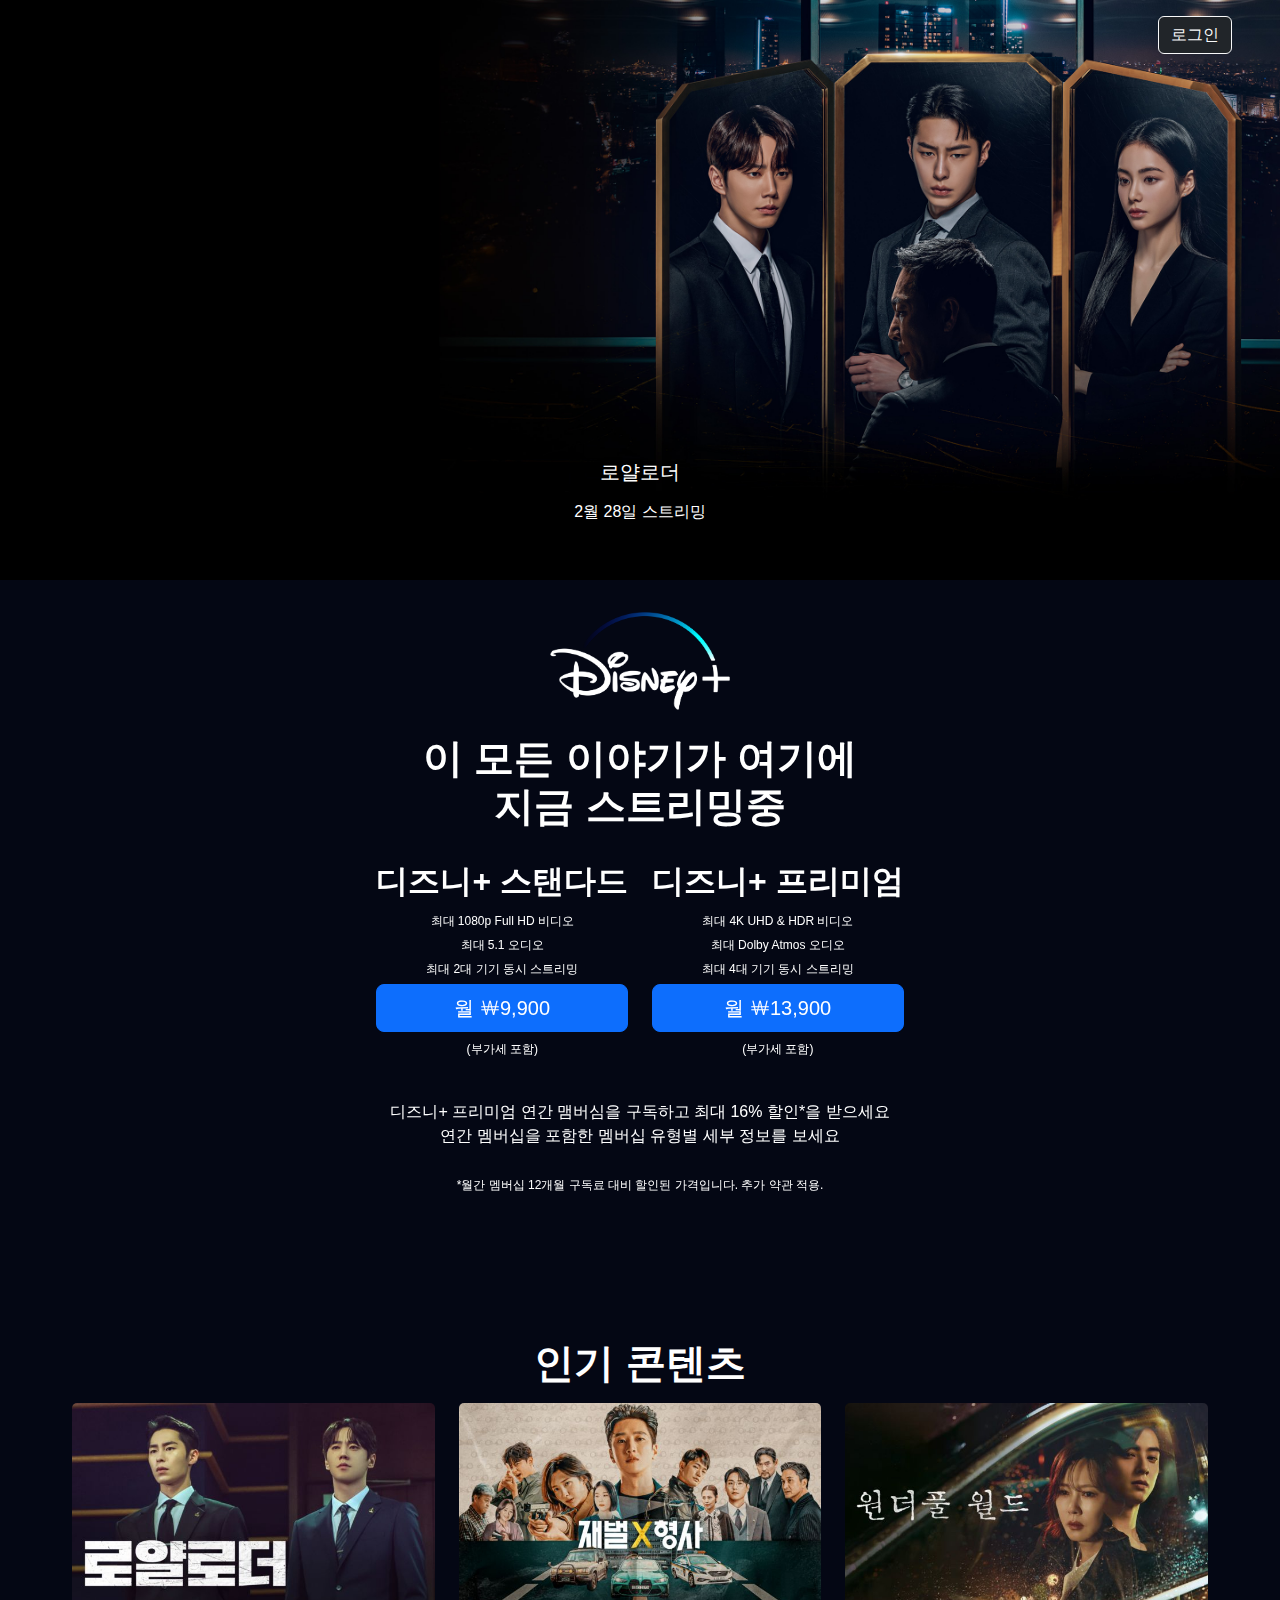
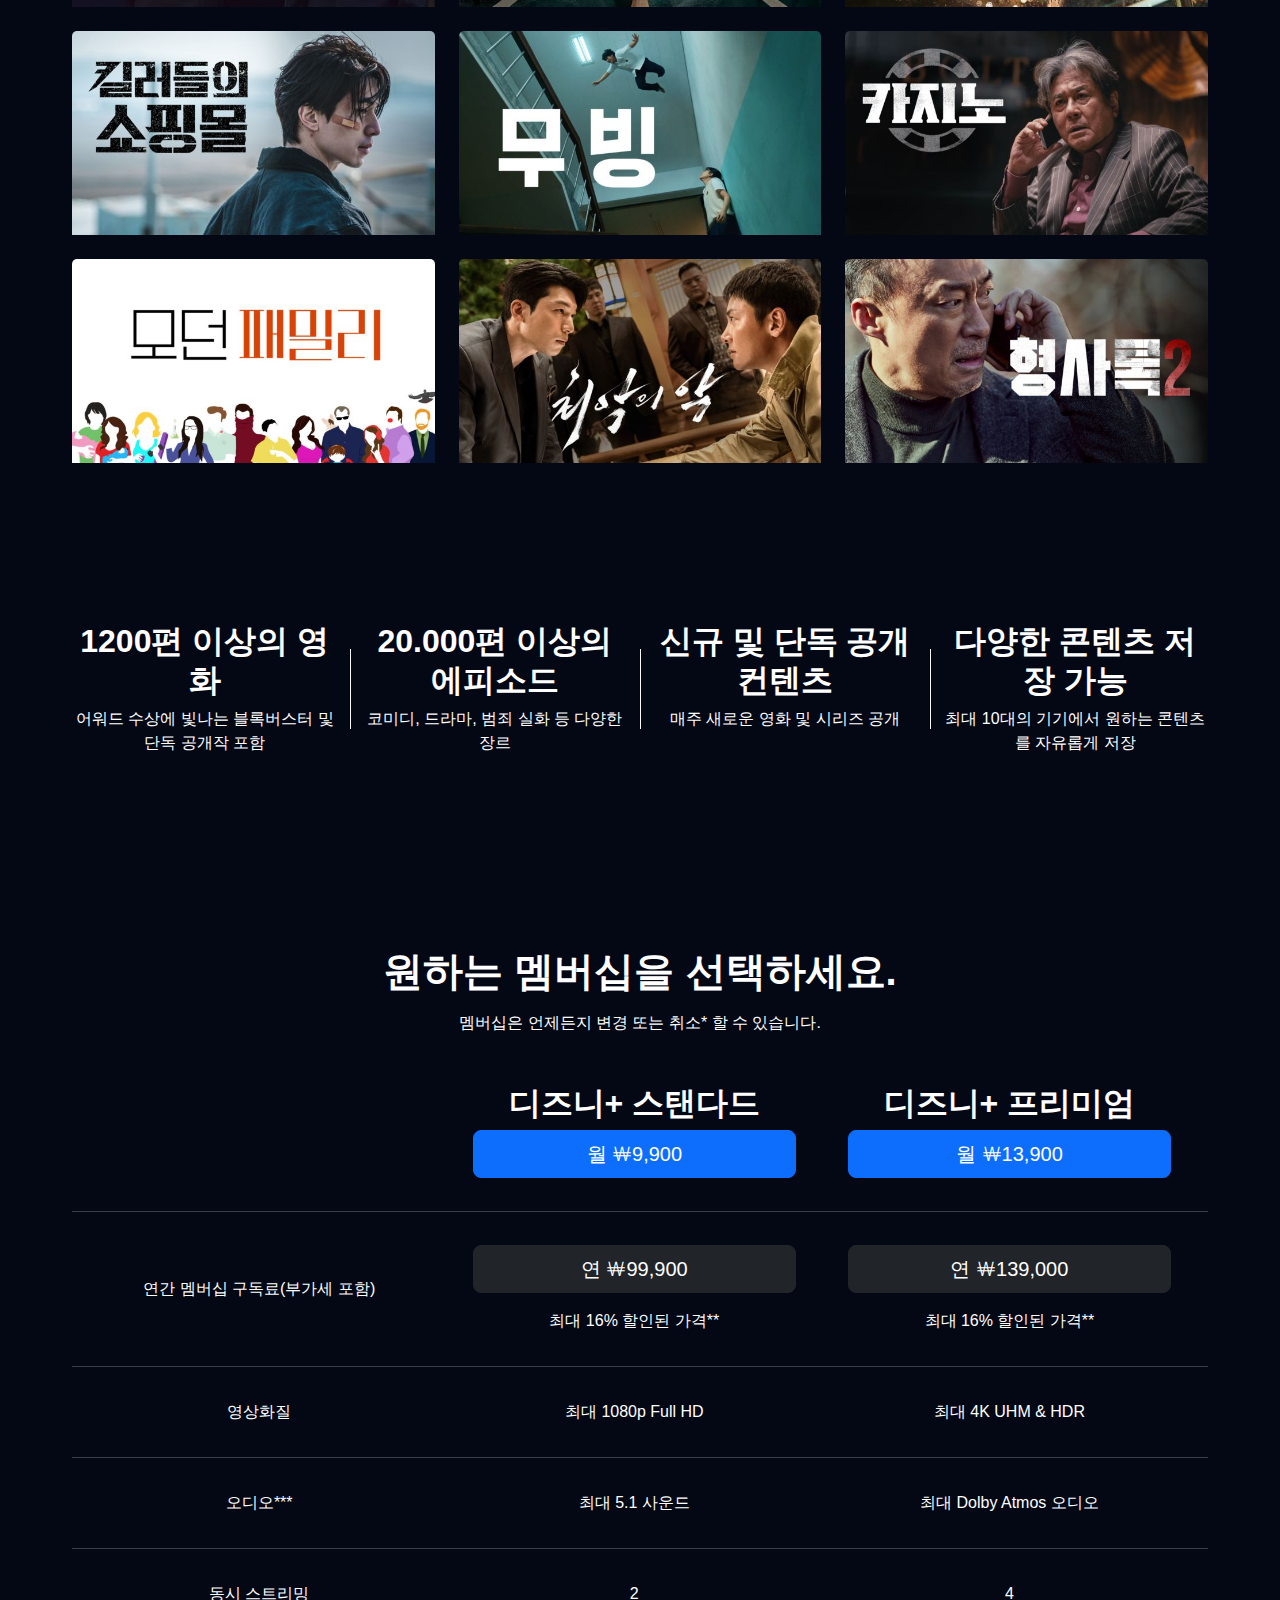
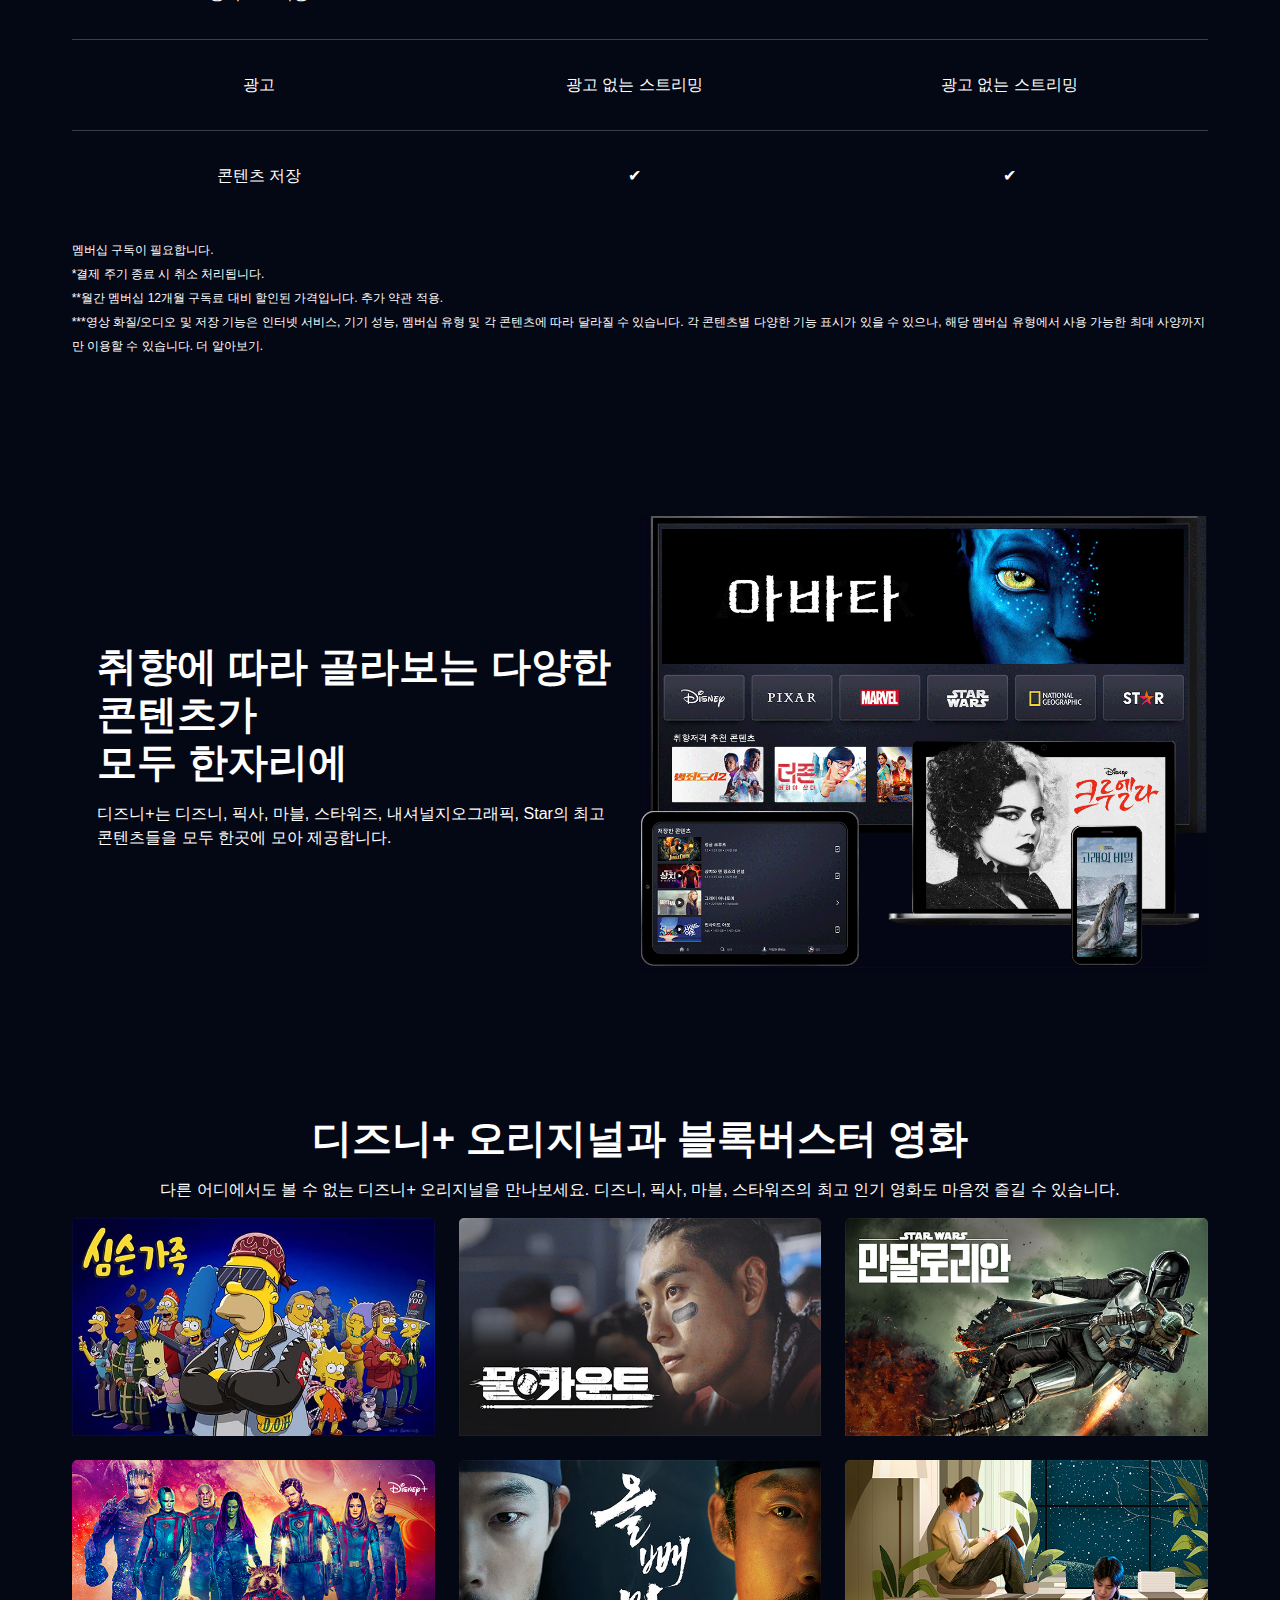
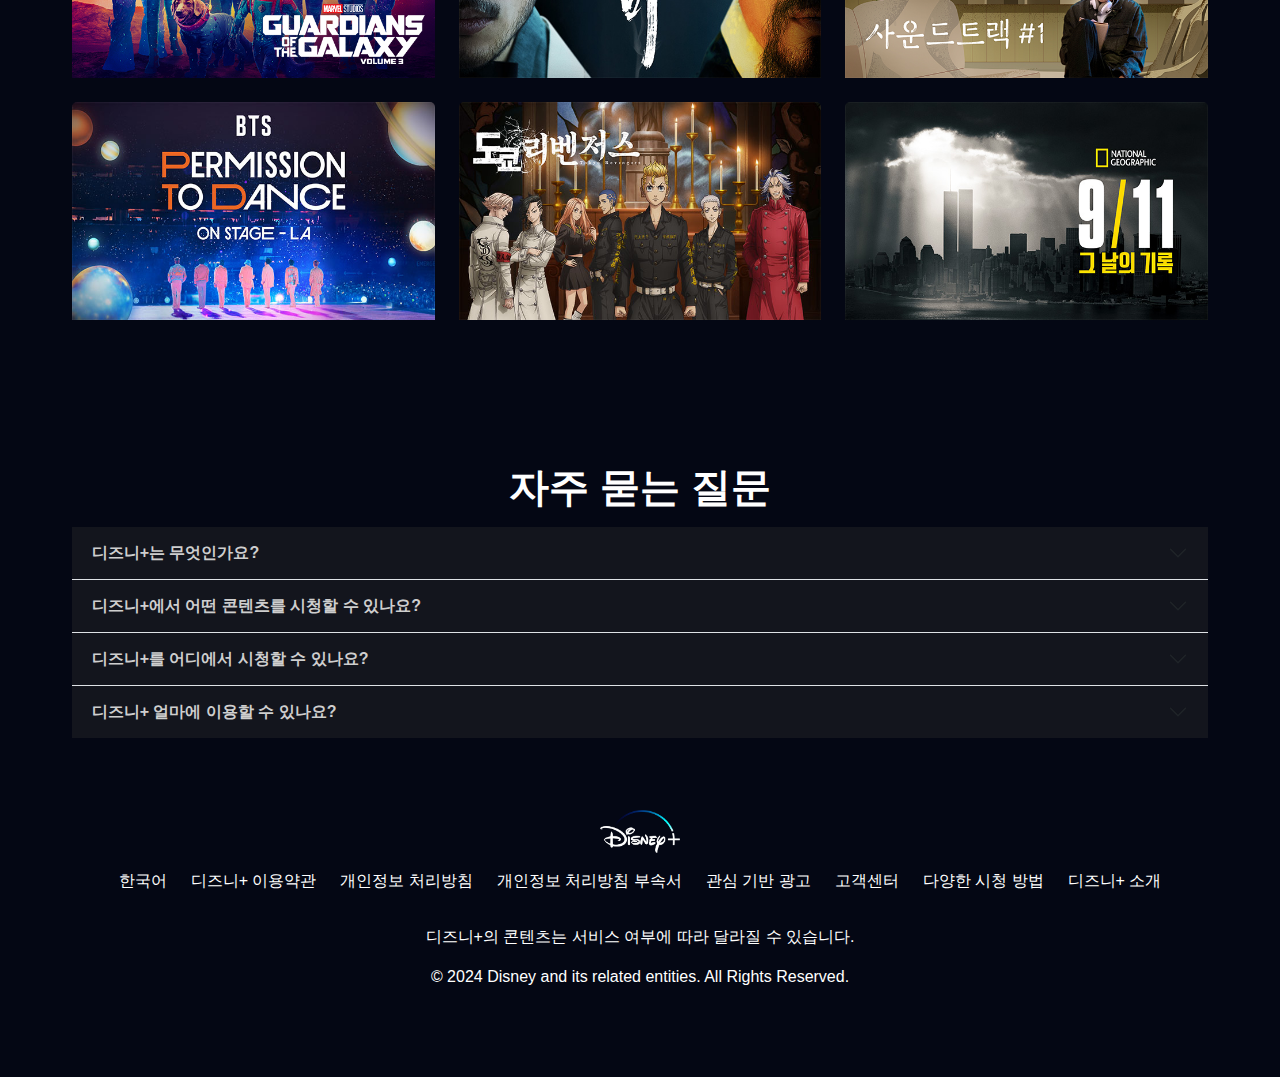
<file: index.html>
<!DOCTYPE html>
<html>

<head>
    <meta charset="utf-8">
    <meta name="viewport" content="width=device-width">
    <title>replit</title>
    <link href="https://cdn.jsdelivr.net/npm/bootstrap@5.3.3/dist/css/bootstrap.min.css" rel="stylesheet" integrity="sha384-QWTKZyjpPEjISv5WaRU9OFeRpok6YctnYmDr5pNlyT2bRjXh0JMhjY6hW+ALEwIH" crossorigin="anonymous">
    <link href="style.css" rel="stylesheet" type="text/css" />
</head>

<body>
    <header>
        <nav class="navbar">
            <form class="container-fluid justify-content-end">
                <button type="button" class="btn btn-dark btn-outline-light btn-m" onclick="location.href='https://nyoungno-disneylogin.netlify.app/' ">로그인</button>
            </form>
        </nav>
    </header>

    <main>
        <section>
            <div>
                <div id="carouselExampleIndicators" class="carousel slide section_fix" data-bs-ride="carousel">
                    <div class="carousel-indicators">
                        <button type="button" data-bs-target="#carouselExampleIndicators" data-bs-slide-to="0" class="active" aria-current="true" aria-label="Slide 1"></button>
                        <button type="button" data-bs-target="#carouselExampleIndicators" data-bs-slide-to="1" aria-label="Slide 2"></button>
                        <button type="button" data-bs-target="#carouselExampleIndicators" data-bs-slide-to="2" aria-label="Slide 3"></button>
                        <button type="button" data-bs-target="#carouselExampleIndicators" data-bs-slide-to="3" aria-label="Slide 3"></button>
                    </div>
                    <div class="carousel-inner">
                        <div class="carousel-item active">
                            <img src="./image/main/carousel/original.jfif" class="d-block w-100" alt="...">
                            <div class="carousel-caption d-none d-md-block">
                                <h5>로얄로더</h5>
                                <p>2월 28일 스트리밍</p>
                            </div>
                        </div>
                        <div class="carousel-item">
                            <img src="./image/main/carousel/original (1).jfif" class="d-block w-100" alt="...">
                            <div class="carousel-caption d-none d-md-block">
                                <h5>원더풀 월드</h5>
                                <p>3월 1일 스트리밍</p>
                            </div>
                        </div>
                        <div class="carousel-item">
                            <img src="./image/main/carousel/original (2).jfif" class="d-block w-100" alt="...">
                            <div class="carousel-caption d-none d-md-block">
                                <h5>테일러 스위프트 | 디 에라스 투어 (테일러 버전)</h5>
                                <p>지금 스트리밍 중, © 2023 TAS Rights Management LLC</p>
                            </div>
                        </div>
                        <div class="carousel-item">
                            <img src="./image/main/carousel/original (3).jfif" class="d-block w-100" alt="...">
                            <div class="carousel-caption d-none d-md-block">
                                <h5>킬러들의 쇼핑몰</h5>
                                <p>모든 에피소드 스트리밍</p>
                            </div>
                        </div>
                    </div>

                </div>

            </div>
            <div class="streaming_center">
                <div class="streaming_container">
                    <img src="./image/main/streaming_box/original logo.png" width="180">
                    <h1 class="pt-4 pb-4">이 모든 이야기가 여기에<br>지금 스트리밍중</h1>

                    <ul class="container_buttonbox">
                        <li>
                            <h2>디즈니+ 스탠다드</h2>
                            <span class="text-fine">최대 1080p Full HD 비디오</span><br>
                            <span class="text-fine">최대 5.1 오디오</span><br>
                            <span class="text-fine">최대 2대 기기 동시 스트리밍</span>
                            <div class="d-grid col-12 mt-1 mb-1">
                                <button type="button" class="btn btn-primary btn-lg" onclick="location.href='https://nyoungno-disneylogin.netlify.app/' ">월 ￦9,900</button>
                            </div>
                            <span class="text-fine">(부가세 포함)</span>
                        </li>

                        <li>
                            <h2>디즈니+ 프리미엄</h2>
                            <span class="text-fine">최대 4K UHD & HDR 비디오</span><br>
                            <span class="text-fine">최대 Dolby Atmos 오디오</span><br>
                            <span class="text-fine">최대 4대 기기 동시 스트리밍</span>
                            <div class="d-grid col-12 mt-1 mb-1">
                                <button type="button" class="btn btn-primary btn-lg" onclick="location.href='https://nyoungno-disneylogin.netlify.app/' ">월 ￦13,900</button>
                            </div>
                            <span class="text-fine">(부가세 포함)</span>
                        </li>

                    </ul>
                    <div class="pt-4 pb-4">
                        <span>디즈니+ 프리미엄 연간 맴버심을 구독하고 최대 16% 할인*을 받으세요</span><br>
                        <span>연간 멤버십을 포함한 멤버십 유형별 세부 정보를 보세요</span><br>
                    </div>
                    <span class="text-fine">*월간 멤버십 12개월 구독료 대비 할인된 가격입니다. 추가 약관 적용.</span>
                </div>
            </div>


            </div>
        </section>

        <section>
            <h1 class="text-center pb-2">인기 콘텐츠</h1>
            <div>
                <div class="row row-cols-1 row-cols-md-3 g-4">
                    <div class="col">
                        <div class="card card_items">
                            <img src="./image/main/content_card/scale.jfif" class="card-img-top" alt="...">
                        </div>
                    </div>
                    <div class="col">
                        <div class="card card_items">
                            <img src="./image/main/content_card/scale (1).jfif" class="card-img-top" alt="...">
                        </div>
                    </div>
                    <div class="col">
                        <div class="card card_items">
                            <img src="./image/main/content_card/scale (2).jfif" class="card-img-top" alt="...">
                        </div>
                    </div>
                    <div class="col">
                        <div class="card card_items">
                            <img src="./image/main/content_card/scale (3).jfif" class="card-img-top" alt="...">
                        </div>
                    </div>
                    <div class="col">
                        <div class="card card_items">
                            <img src="./image/main/content_card/scale (4).jfif" class="card-img-top" alt="...">
                        </div>
                    </div>
                    <div class="col">
                        <div class="card card_items">
                            <img src="./image/main/content_card/scale (5).jfif" class="card-img-top" alt="...">
                        </div>
                    </div>
                    <div class="col">
                        <div class="card card_items">
                            <img src="./image/main/content_card/scale (6).jfif" class="card-img-top" alt="...">
                        </div>
                    </div>
                    <div class="col">
                        <div class="card card_items">
                            <img src="./image/main/content_card/scale (7).jfif" class="card-img-top" alt="...">
                        </div>
                    </div>
                    <div class="col">
                        <div class="card card_items">
                            <img src="./image/main/content_card/scale (8).jfif" class="card-img-top" alt="...">
                        </div>
                    </div>
                </div>
            </div>

        </section>

        <section>
            <ul class="grid_container ">
                <li class="small_cot grid-item">
                    <P>
                        <h2>1200편 이상의 영화</h2>
                        <span>어워드 수상에 빛나는 블록버스터 및 단독 공개작 포함</span>
                    </P>
                </li>

                <li class="small_cot grid-item line-divided">
                    <P>
                        <h2>20.000편 이상의 에피소드</h2>
                        <span>코미디, 드라마, 범죄 실화 등 다양한 장르</span>
                    </P>
                </li>

                <li class="small_cot grid-item line-divided">
                    <P>
                        <h2>신규 및 단독 공개 컨텐츠</h2>
                        <span>매주 새로운 영화 및 시리즈 공개</span>
                    </P>
                </li>

                <li class="small_cot grid-item line-divided">
                    <P>
                        <h2>다양한 콘텐츠 저장 가능</h2>
                        <span>최대 10대의 기기에서 원하는 콘텐츠를 자유롭게 저장</span>
                    </P>
                </li>

            </ul>

        </section>





        <section>
            <div class="text-center">
                <p>
                    <h1>원하는 멤버십을 선택하세요.</h1>
                </p>
                <p>
                    <span>멤버십은 언제든지 변경 또는 취소* 할 수 있습니다.</span>
                </p>
            </div>

            <div class="memvership_section ">
                <div class="cell-header feature-row">
                    <div class="feature-column-header"></div>
                    <div class="chart-column-header">
                        <h2>디즈니+ 스탠다드</h2>
                        <div>
                            <button type="button" class="btn btn-primary btn-lg button_item" onclick="location.href='https://nyoungno-disneylogin.netlify.app/' ">월 ￦9,900</button>
                        </div>
                    </div>

                    <div class="chart-column-header">
                        <h2>디즈니+ 프리미엄</h2>
                        <div>
                            <button type="button" class="btn btn-primary btn-lg button_item" onclick="location.href='https://nyoungno-disneylogin.netlify.app/' ">월 ￦13,900</button>
                        </div>
                    </div>

                </div>

                <div class="cell-header feature-row">
                    <div class="feature-column-header">연간 멤버십 구독료(부가세 포함)</div>
                    <div class="chart-column-header">
                        <div>
                            <button type="button" class="btn btn-dark btn-lg button_item" onclick="location.href='https://nyoungno-disneylogin.netlify.app/' ">연 ￦99,900</button>
                        </div>
                        <div class="pt-3">최대 16% 할인된 가격**</div>
                    </div>
                    <div class="chart-column-header">
                        <div>
                            <button type="button" class="btn btn-dark btn-lg button_item" onclick="location.href='https://nyoungno-disneylogin.netlify.app/' ">연 ￦139,000</button>
                        </div>
                        <div class="pt-3">최대 16% 할인된 가격**</div>
                    </div>
                </div>

                <div class="cell-header feature-row">
                    <div class="feature-column-header">영상화질</div>
                    <div class="chart-column-header">최대 1080p Full HD</div>
                    <div class="chart-column-header">최대 4K UHM & HDR</div>
                </div>

                <div class="cell-header feature-row">
                    <div class="feature-column-header">오디오***</div>
                    <div class="chart-column-header">최대 5.1 사운드</div>
                    <div class="chart-column-header">최대 Dolby Atmos 오디오</div>
                </div>

                <div class="cell-header feature-row">
                    <div class="feature-column-header">동시 스트리밍</div>
                    <div class="chart-column-header">2</div>
                    <div class="chart-column-header">4</div>
                </div>

                <div class="cell-header feature-row">
                    <div class="feature-column-header">광고</div>
                    <div class="chart-column-header">광고 없는 스트리밍</div>
                    <div class="chart-column-header">광고 없는 스트리밍</div>
                </div>

                <div class="cell-header ">
                    <div class="feature-column-header">콘텐츠 저장</div>
                    <div class="chart-column-header">✔</div>
                    <div class="chart-column-header">✔</div>
                </div>

                <P>
                    <span class="text-fine">멤버십 구독이 필요합니다.</span><br>
                    <span class="text-fine">*결제 주기 종료 시 취소 처리됩니다.</span><br>
                    <span class="text-fine">**월간 멤버십 12개월 구독료 대비 할인된 가격입니다. 추가 약관 적용.</span><br>
                    <span class="text-fine">***영상 화질/오디오 및 저장 기능은 인터넷 서비스, 기기 성능, 멤버십 유형 및 각 콘텐츠에 따라 달라질 수 있습니다. 각 콘텐츠별 다양한 기능 표시가 있을 수 있으나, 해당 멤버십 유형에서 사용 가능한 최대 사양까지만 이용할 수 있습니다. 더 알아보기.</span>
                </P>

            </div>

        </section>

        <section class="sidealign">
            <div class="text-container">
                <h1>취향에 따라 골라보는 다양한 콘텐츠가 <br>모두 한자리에</h1>
                <p>디즈니+는 디즈니, 픽사, 마블, 스타워즈, 내셔널지오그래픽, Star의 최고 콘텐츠들을 모두 한곳에 모아 제공합니다.</p>
            </div>

            <picture class="sidealign-img ">
                <img src="./image/main/sidealign/original_main2.png" class="image-thumbnail" width="1072" height="858">
            </picture>


        </section>


        <section>
            <div class="text-center">
                <h1>디즈니+ 오리지널과 블록버스터 영화</h1>
                <p>다른 어디에서도 볼 수 없는 디즈니+ 오리지널을 만나보세요. 디즈니, 픽사, 마블, 스타워즈의 최고 인기 영화도 마음껏 즐길 수 있습니다.</p>
            </div>

            <div>
                <div class="row row-cols-1 row-cols-md-3 g-4">
                    <div class="col">
                        <div class="card card_items">
                            <img src="./image/main/movie_container/original (5).jfif" class="card-img-top" alt="...">
                        </div>
                    </div>
                    <div class="col">
                        <div class="card card_items">
                            <img src="./image/main/movie_container/original (6).jfif" class="card-img-top" alt="...">
                        </div>
                    </div>
                    <div class="col">
                        <div class="card card_items">
                            <img src="./image/main/movie_container/original (7).jfif" class="card-img-top" alt="...">
                        </div>
                    </div>
                    <div class="col">
                        <div class="card card_items">
                            <img src="./image/main/movie_container/original (8).jfif" class="card-img-top" alt="...">
                        </div>
                    </div>
                    <div class="col">
                        <div class="card card_items">
                            <img src="./image/main/movie_container/original (9).jfif" class="card-img-top" alt="...">
                        </div>
                    </div>
                    <div class="col">
                        <div class="card card_items">
                            <img src="./image/main/movie_container/original (10).jfif" class="card-img-top" alt="...">
                        </div>
                    </div>
                    <div class="col">
                        <div class="card card_items">
                            <img src="./image/main/movie_container/original (11).jfif" class="card-img-top" alt="...">
                        </div>
                    </div>
                    <div class="col">
                        <div class="card card_items">
                            <img src="./image/main/movie_container/original (12).jfif" class="card-img-top" alt="...">
                        </div>
                    </div>
                    <div class="col">
                        <div class="card card_items">
                            <img src="./image/main/movie_container/original (13).jfif" class="card-img-top" alt="...">
                        </div>
                    </div>
                </div>
            </div>

        </section>

        <section>
            <h1 class="text-center pb-2">자주 묻는 질문</h1>
            <div class="accordion accordion-flush" id="accordionExample">
                <div class="accordion-item">
                    <h2 class="accordion-header">
                        <button class="accordion-button collapsed acceldjs" type="button" data-bs-toggle="collapse" data-bs-target="#collapseOne" aria-expanded="false" aria-controls="collapseOne">
                            디즈니+는 무엇인가요?
                        </button>
                    </h2>
                    <div id="collapseOne" class="accordion-collapse collapse" data-bs-parent="#accordionExample">
                        <div class="accordion-body">
                            <strong>내용</strong>
                        </div>
                    </div>
                </div>
                <div class="accordion-item">
                    <h2 class="accordion-header">
                        <button class="accordion-button collapsed acceldjs" type="button" data-bs-toggle="collapse" data-bs-target="#collapseTwo" aria-expanded="false" aria-controls="collapseTwo">
                            디즈니+에서 어떤 콘텐츠를 시청할 수 있나요?
                        </button>
                    </h2>
                    <div id="collapseTwo" class="accordion-collapse collapse" data-bs-parent="#accordionExample">
                        <div class="accordion-body">
                            <strong>내용</strong>
                        </div>
                    </div>
                </div>
                <div class="accordion-item">
                    <h2 class="accordion-header">
                        <button class="accordion-button collapsed acceldjs" type="button" data-bs-toggle="collapse" data-bs-target="#collapseThree" aria-expanded="false" aria-controls="collapseThree">
                            디즈니+를 어디에서 시청할 수 있나요?
                        </button>
                    </h2>
                    <div id="collapseThree" class="accordion-collapse collapse" data-bs-parent="#accordionExample">
                        <div class="accordion-body">
                            <strong>내용</strong>
                        </div>
                    </div>
                </div>
                <div class="accordion-item">
                    <h2 class="accordion-header">
                        <button class="accordion-button collapsed acceldjs" type="button" data-bs-toggle="collapse" data-bs-target="#collapseFour" aria-expanded="false" aria-controls="collapseFour">
                            디즈니+ 얼마에 이용할 수 있나요?
                        </button>
                    </h2>
                    <div id="collapseFour" class="accordion-collapse collapse" data-bs-parent="#accordionExample">
                        <div class="accordion-body">
                            <strong>내용</strong>
                        </div>
                    </div>
                </div>

            </div>
        </section>


        <footer>
            <section class="footer_container footer_line_con">
                <div class="img_line pb-3">
                    <img src="./image/footer/original logo.png" width="80">
                </div>
              <div class="line_con">
                <div class="footer_line_first_con">
                    <ul class="footer_line">
                        <li class="footer-column-box">한국어</li>
                        <li class="footer-column-box">디즈니+ 이용약관</li>
                        <li class="footer-column-box">개인정보 처리방침</li>
                        <li class="footer-column-box">개인정보 처리방침 부속서</li>
                       </ul>
                    <ul class="footer_line">
                        <li class="footer-column-box">관심 기반 광고</li>
                        <li class="footer-column-box">고객센터</li>
                        <li class="footer-column-box">다양한 시청 방법</li>
                        <li class="footer-column-box">디즈니+ 소개</li>
                    </ul>
                </div>
              </div>
                <p>디즈니+의 콘텐츠는 서비스 여부에 따라 달라질 수 있습니다.</p>
                <p>© 2024 Disney and its related entities. All Rights Reserved.</p>
            </section>
        </footer>



    </main>


    <script src="https://cdn.jsdelivr.net/npm/@popperjs/core@2.11.8/dist/umd/popper.min.js" integrity="sha384-I7E8VVD/ismYTF4hNIPjVp/Zjvgyol6VFvRkX/vR+Vc4jQkC+hVqc2pM8ODewa9r" crossorigin="anonymous"></script>
    <script src="https://cdn.jsdelivr.net/npm/bootstrap@5.3.3/dist/js/bootstrap.min.js" integrity="sha384-0pUGZvbkm6XF6gxjEnlmuGrJXVbNuzT9qBBavbLwCsOGabYfZo0T0to5eqruptLy" crossorigin="anonymous"></script>


</body>

</html>
</file>
<file: style.css>
html {
    height: 100%;
    width: 100%;
    margin: 0 auto;
  }
  
  body {
    margin: 0;
    font-family: Inspire-KO, sans-serif;
    color: white;
    background-color:#040714;
  }
  
  h1,h2 {
    font-weight : bolder;
  }
  
  section {
    padding: 5.6vw;
  }
  
  ul{
    list-style:none;
    padding-left:0px;
  }
  
  p {
    display: block;
    margin-block-start: 1em;
    margin-block-end: 1em;
    margin-inline-start: 0px;
    margin-inline-end: 0px;
  }
  
  .navbar {
    position: absolute;
    left: 0;
    right: 0;
    top: 0;
    z-index: 5;
  
    height: 70px;
    padding: 0 36px;
  }
  
  .section_fix {
    position: absolute;
    left: 0;
    right: 0;
    top: 0;
  }
  
  .streaming_container {
    position: relative;
    z-index:4;
  }
  
  .text-fine {
    font-size: 12px;
  }
  
  .container_buttonbox {
    display: flex;
    justify-content: flex-start;
    gap: 24px;
  }
  
  .button_item {
    width: 90%
  }
  
  .grid_container {
    display:flex;
    justify-content: space-between; 
    gap: 24px /* 컨테이너 사이공간 */
  }
  
  .small_cot {
    text-align: center;
    align-items: center;
  }
  
  .line-divided {
    position: relative;
  }
  
  .grid-item {
    flex: 0 0 calc(25% - 18px); /*  해당 아이템이 자라거나 축소하지 않으며, 초기 크기는 플렉스 컨테이너의 너비의 25%에서 18픽셀을 뺀 값 */
    width: calc(25% - 18px); /*  컨테이너의 너비의 25%에서 18픽셀을 뺀 크기 */
  }
  
  .line-divided:after {
    background: #f9f9f9;
    content: "";
    display: block;
    height: 80px;
    left: -12px; /* gap 사이공간(1/2) */
    position: absolute;
    top: 50%;
    transform: translateY(-50%);
    width: 1px;
  }
  
  .memvership_section {
    padding: 11.2vw;
    padding-top: 0;
    padding-bottom: 0;
  }
  
  .feature-column-header {
    padding: 33px 8px;
    width: 42%;
  }
  
  .chart-column-header {
    padding: 33px 8px;
    width: 29%;
  }
  
  .cell-header {
    display: flex;
    gap: 10px;
    text-align: center;
    align-items: center;
  
  }
  
  .feature-row {
    border-bottom: 1px solid hsla(0, 0%, 75%, .3);
  }
  
  .card_items {
    background-color: #040714;
    border:none;
  }
  
  .sidealign {
    align-items: center;
    display: flex;
  }
  
  .sidealign-img {
    max-width: 50%;
  
  }
  
  .image-thumbnail {
    width:100%;
    height:100%;
    object-fit:cover;
  }
  
  .sidealign .text-container {
    box-sizing: border-box;
    padding: 20px 2vw 0;
  }
  
  .accordion {
    --bs-accordion-btn-bg: #13151d; 
    --bs-accordion-active-bg: #13151d; 
    --bs-accordion-active-color: white
    --bs-accordion-btn-focus-box-shadow: none;
    --bs-accordion-bg: #13151d; 
    --bs-accordion-color:  white;
  }
  
  
  .accordion-button:not(.collapsed) {
    box-shadow: none;
  }
  
  .acceldjs {
    color: #cecece;
    font-weight: bold;
  }
  
  .footer_container {
    padding-top: 0;
  }
  
  .footer_line {
    display: flex;
    justify-content: space-between;
    gap: 24px;
  }
  
  .footer_line_con {
    text-align: center;
  
  }
  
  .footer_line_first_con {
    display: flex;
    justify-content: center;
    gap: 24px;
  }
  
  @media (max-width:992px) {
    .memvership_section {
      padding: 0;
    }
    .streaming_container {
      padding-top: 320px;
    }
    .carousel-indicators {
      display: none;
    }
    .feature-column-header {
      padding: 33px 8px;
      width: 33%;
    }
    .chart-column-header {
      padding: 33px 8px;
      width: 33%;
    }
    .streaming_center {
      display: flex;
      justify-content: center;
      text-align: center;
    }
    .container_buttonbox {
      display: flex;
      justify-content: space-around;
    }
    .cell-header {
      display: flex;
      gap: 0px;
      text-align: center;
      align-items: center;
    }
    .footer_line_first_con {
      display: block;
      width: 80%;
    }
    .footer_line {
      display: flex;
      justify-content: space-evenly;
      margin-bottom: 10px;
    }
    .footer_line li{
      font-size: 0.8rem;
    }
    .footer-column-box {
      padding: 0px 2px;
      width: 25%;
    }
    .line_con {
      display: flex;
      justify-content: center;
    }
  
  }
  
  @media (max-width:768px) {
    .container_buttonbox {
      display: block;
      justify-content: center;
      
      .btn{
        Width :70%;
      }
      .d-grid {
        display: grid !important;
        justify-items: center;
      }
      .btn-lg {
        --bs-btn-padding-y: 0.5rem;
        --bs-btn-padding-x: 1.0rem;
        --bs-btn-font-size: 1.3rem;
      }
      
    }
    .grid_container {
      display:block;
    }
    .grid-item {
      flex: 0 0 calc(100% - 18px);
      width: calc(100% - 18px);
    }
    .line-divided:after {
      display: none;
    }
    .sidealign {
      align-items: center;
      text-align: center;
      display: block;
    }
    .grid_container {
      padding-left: 16px;
    } 
    .btn-lg {
        --bs-btn-padding-y: 0.6rem;
        --bs-btn-padding-x: 1.2rem;
        --bs-btn-font-size: 0.8rem;
    }
  
  }
  
  @media (max-width:430px) {
    .streaming_container {
      padding-top: 100px;
    }
    .footer_line_first_con {
      display: block;
      width: 100%;
    }
  
  }
  
  @media all and (min-width: 993px) and (max-width:1280px) {
    .memvership_section {
      padding: 0;
    }
    .streaming_container {
      padding-top: 540px;
    }
    .carousel-indicators {
      display: none;
    }
    .feature-column-header {
      padding: 33px 8px;
      width: 33%;
    }
    .chart-column-header {
      padding: 33px 8px;
      width: 33%;
    }
    .streaming_center {
      display: flex;
      justify-content: center;
      text-align: center;
    }
    .container_buttonbox {
      display: flex;
      justify-content: space-around;
    }
    .cell-header {
      display: flex;
      gap: 0px;
      text-align: center;
      align-items: center;
    }
  }
</file>
